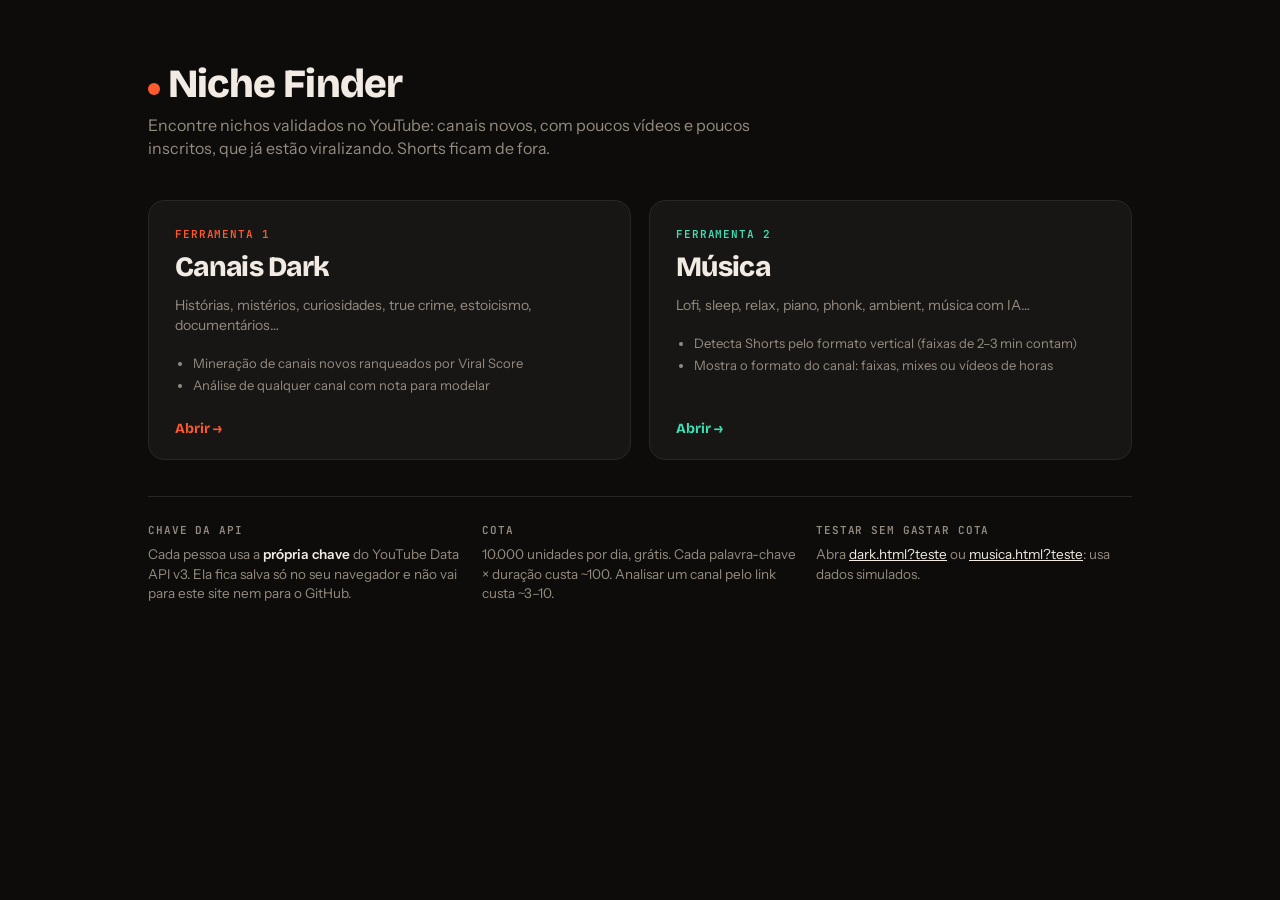
<file: index.html>
<!doctype html>
<html lang="pt-BR">
<head>
<meta charset="utf-8">
<meta name="viewport" content="width=device-width,initial-scale=1">
<title>Niche Finder</title>
<link rel="preconnect" href="https://fonts.googleapis.com">
<link rel="preconnect" href="https://fonts.gstatic.com" crossorigin>
<link href="https://fonts.googleapis.com/css2?family=Bricolage+Grotesque:opsz,wght@12..96,500;12..96,700;12..96,800&family=Instrument+Sans:wght@400;500;600&family=JetBrains+Mono:wght@400;600&display=swap" rel="stylesheet">
<link rel="stylesheet" href="shared/estilo.css">
<style>
  body{display:block}
  .home{max-width:1040px;margin:0 auto;padding:64px 28px 56px}
  .home .brand h1{font-size:40px}
  .home .brand .dot{width:12px;height:12px}
  .lead{color:var(--muted);font-size:16px;max-width:620px;margin:10px 0 40px}
  .tools-grid{display:grid;grid-template-columns:repeat(auto-fit,minmax(300px,1fr));gap:18px}
  .tool{--a:#ff5a2e;display:flex;flex-direction:column;gap:12px;background:var(--card);border:1px solid var(--line);border-radius:16px;padding:26px 26px 22px;text-decoration:none;transition:border-color .15s,transform .15s}
  .tool:hover{border-color:var(--a);transform:translateY(-2px)}
  .tool.music{--a:#3fe0b5}
  .tool .k{font:600 11px var(--f-mono);letter-spacing:.08em;text-transform:uppercase;color:var(--a)}
  .tool h2{font:800 28px/1.05 var(--f-head);letter-spacing:-.025em;margin:0}
  .tool p{color:var(--muted);margin:0;font-size:14px}
  .tool ul{margin:4px 0 0;padding-left:18px;color:var(--muted);font-size:13px}
  .tool ul li{margin:3px 0}
  .tool .go{margin-top:auto;padding-top:10px;font:700 14px var(--f-head);color:var(--a)}
  .notes{display:grid;grid-template-columns:repeat(auto-fit,minmax(260px,1fr));gap:18px;margin-top:36px;border-top:1px solid var(--line);padding-top:26px}
  .notes h3{font:600 11px var(--f-mono);letter-spacing:.08em;text-transform:uppercase;color:var(--muted);margin:0 0 8px}
  .notes p{margin:0;font-size:13.5px;color:var(--muted)}
  .notes p b{color:var(--ink);font-weight:600}
  .notes a{color:var(--ink)}
</style>
</head>
<body>
<main class="home">
  <div class="brand"><span class="dot"></span><h1>Niche Finder</h1></div>
  <p class="lead">Encontre nichos validados no YouTube: canais novos, com poucos vídeos e poucos inscritos, que já estão viralizando. Shorts ficam de fora.</p>

  <div class="tools-grid">
    <a class="tool" href="dark.html">
      <span class="k">Ferramenta 1</span>
      <h2>Canais Dark</h2>
      <p>Histórias, mistérios, curiosidades, true crime, estoicismo, documentários…</p>
      <ul><li>Mineração de canais novos ranqueados por Viral Score</li><li>Análise de qualquer canal com nota para modelar</li></ul>
      <span class="go">Abrir →</span>
    </a>
    <a class="tool music" href="musica.html">
      <span class="k">Ferramenta 2</span>
      <h2>Música</h2>
      <p>Lofi, sleep, relax, piano, phonk, ambient, música com IA…</p>
      <ul><li>Detecta Shorts pelo formato vertical (faixas de 2–3 min contam)</li><li>Mostra o formato do canal: faixas, mixes ou vídeos de horas</li></ul>
      <span class="go">Abrir →</span>
    </a>
  </div>

  <div class="notes">
    <div><h3>Chave da API</h3><p>Cada pessoa usa a <b>própria chave</b> do YouTube Data API v3. Ela fica salva só no seu navegador e não vai para este site nem para o GitHub.</p></div>
    <div><h3>Cota</h3><p>10.000 unidades por dia, grátis. Cada palavra-chave × duração custa ~100. Analisar um canal pelo link custa ~3–10.</p></div>
    <div><h3>Testar sem gastar cota</h3><p>Abra <a href="dark.html?teste">dark.html?teste</a> ou <a href="musica.html?teste">musica.html?teste</a>: usa dados simulados.</p></div>
  </div>
</main>
</body>
</html>
</file>
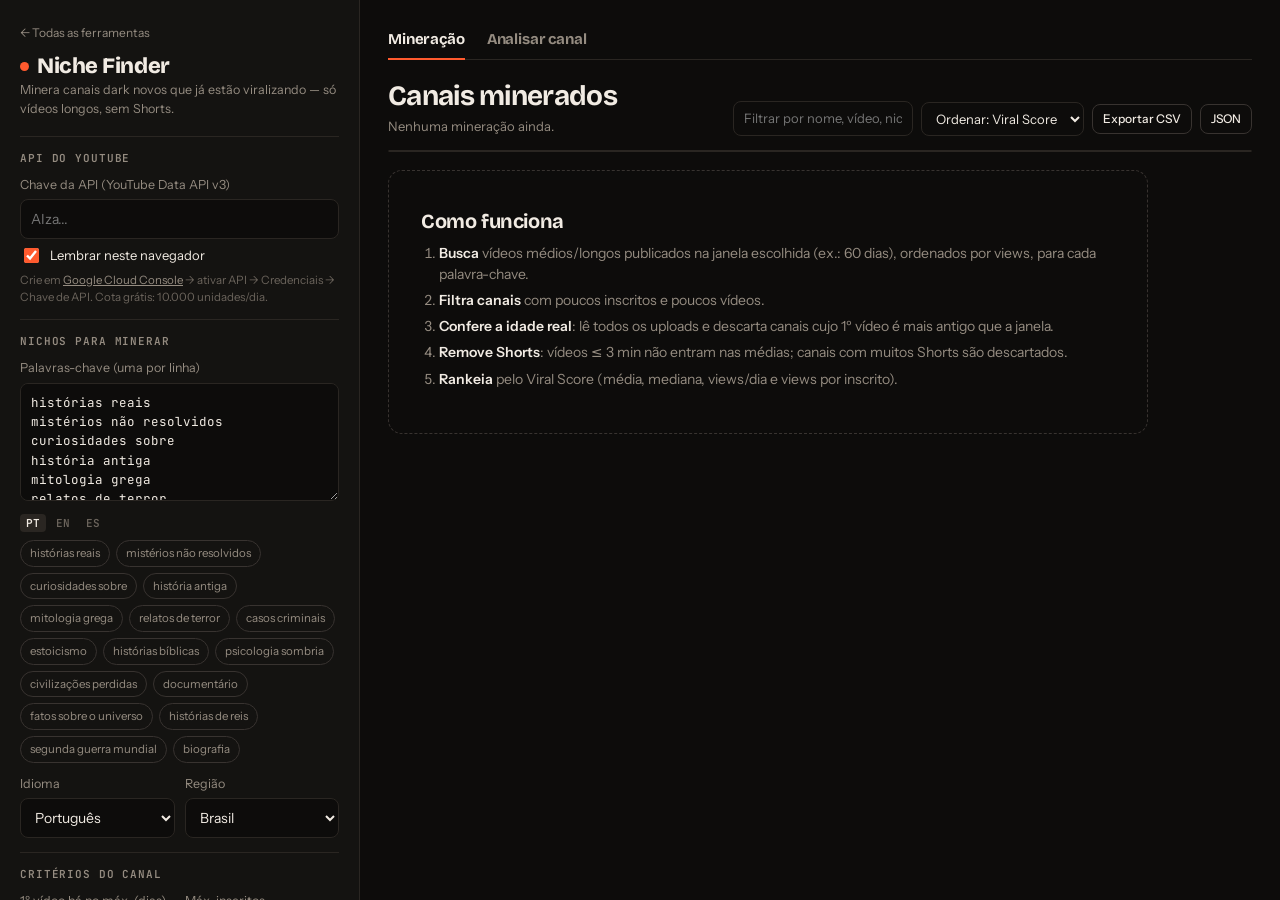
<file: dark.html>
<!doctype html>
<html lang="pt-BR">
<head>
<meta charset="utf-8">
<meta name="viewport" content="width=device-width,initial-scale=1">
<title>Niche Finder · Canais Dark</title>
<link rel="preconnect" href="https://fonts.googleapis.com">
<link rel="preconnect" href="https://fonts.gstatic.com" crossorigin>
<link href="https://fonts.googleapis.com/css2?family=Bricolage+Grotesque:opsz,wght@12..96,500;12..96,700;12..96,800&family=Instrument+Sans:wght@400;500;600&family=JetBrains+Mono:wght@400;600&display=swap" rel="stylesheet">
<link rel="stylesheet" href="shared/estilo.css">
</head>
<body class="modo-dark">


<aside class="side">
  <a class="home-link" href="index.html">← Todas as ferramentas</a>
  <div class="brand"><span class="dot"></span><h1>Niche Finder</h1></div>
  <p class="tag">Minera canais dark novos que já estão viralizando — só vídeos longos, sem Shorts.</p>

  <div class="grp">
    <h3>API do YouTube</h3>
    <div class="field">
      <label class="f" for="key">Chave da API (YouTube Data API v3)</label>
      <input class="in" id="key" type="password" placeholder="AIza..." autocomplete="off">
      <label class="chk"><input type="checkbox" id="rememberKey" checked> Lembrar neste navegador</label>
      <div class="hint">Crie em <a href="https://console.cloud.google.com/apis/library/youtube.googleapis.com" target="_blank" rel="noopener">Google Cloud Console</a> → ativar API → Credenciais → Chave de API. Cota grátis: 10.000 unidades/dia.</div>
    </div>
  </div>

  <div class="grp">
    <h3>Nichos para minerar</h3>
    <label class="f" for="kws">Palavras-chave (uma por linha)</label>
    <textarea class="in" id="kws" spellcheck="false"></textarea>
    <div class="lang-tabs" id="presetTabs">
      <button data-p="pt" class="on">PT</button><button data-p="en">EN</button><button data-p="es">ES</button>
    </div>
    <div class="chips" id="chips"></div>
    <div class="row" style="margin-top:12px">
      <div><label class="f" for="lang">Idioma</label>
        <select class="in" id="lang"><option value="">Qualquer</option><option value="pt" selected>Português</option><option value="en">Inglês</option><option value="es">Espanhol</option><option value="fr">Francês</option><option value="de">Alemão</option><option value="it">Italiano</option></select></div>
      <div><label class="f" for="region">Região</label>
        <select class="in" id="region"><option value="">Qualquer</option><option value="BR" selected>Brasil</option><option value="PT">Portugal</option><option value="US">EUA</option><option value="GB">Reino Unido</option><option value="MX">México</option><option value="ES">Espanha</option><option value="AR">Argentina</option><option value="IN">Índia</option></select></div>
    </div>
  </div>

  <div class="grp">
    <h3>Critérios do canal</h3>
    <div class="row">
      <div><label class="f" for="maxAge">1º vídeo há no máx. (dias)</label><input class="in" id="maxAge" type="number" min="7" max="365" value="60"></div>
      <div><label class="f" for="maxSubs">Máx. inscritos</label><input class="in" id="maxSubs" type="number" min="0" step="1000" value="50000"></div>
    </div>
    <div class="row">
      <div><label class="f" for="minVids">Mín. vídeos longos</label><input class="in" id="minVids" type="number" min="1" max="50" value="2"></div>
      <div><label class="f" for="maxVids">Máx. vídeos no canal</label><input class="in" id="maxVids" type="number" min="1" max="50" value="30"></div>
    </div>
    <div class="row">
      <div><label class="f" for="minAvg">Mín. média de views</label><input class="in" id="minAvg" type="number" min="0" step="1000" value="10000"></div>
      <div><label class="f" for="maxShorts">Máx. % de Shorts</label><input class="in" id="maxShorts" type="number" min="0" max="100" value="10"></div>
    </div>
    <div class="hint" style="margin:-2px 0 10px">Shorts (≤ 3 min) são ignorados nas buscas e nas médias. Canais com mais Shorts que o limite são descartados.</div>
  </div>

  <div class="grp">
    <h3>Busca</h3>
    <label class="f">Duração dos vídeos buscados</label>
    <label class="chk"><input type="checkbox" id="durMedium" checked> Médios (4–20 min)</label>
    <label class="chk"><input type="checkbox" id="durLong" checked> Longos (+20 min)</label>
    <div class="row" style="margin-top:10px">
      <div><label class="f" for="pages">Páginas por busca</label>
        <select class="in" id="pages"><option value="1" selected>1 (50 vídeos)</option><option value="2">2 (100 vídeos)</option><option value="3">3 (150 vídeos)</option></select></div>
      <div><label class="f" for="order">Ordenar busca por</label>
        <select class="in" id="order"><option value="viewCount" selected>Mais vistos</option><option value="relevance">Relevância</option><option value="date">Mais recentes</option></select></div>
    </div>
    <label class="chk"><input type="checkbox" id="hideSeen"> Esconder canais já minerados antes</label>
    <div class="quota"><span>Custo estimado</span><span><b id="qEst">0</b> / 10.000 un.</span></div>
    <button class="btn primary" id="go">Minerar canais</button>
    <div class="quota" style="margin-top:10px"><span>Cota usada nesta sessão</span><span><b id="qUsed">0</b> un.</span></div>
  </div>
</aside>

<main>
  <nav class="tabs"><button type="button" data-tab="mine" class="on">Mineração</button><button type="button" data-tab="an">Analisar canal</button></nav>
<div id="view-mine">
  <div class="top">
    <div>
      <h2 id="title">Canais minerados</h2>
      <div class="sub" id="subtitle">Nenhuma mineração ainda.</div>
    </div>
    <div class="tools" id="tools" hidden>
      <input class="in" id="q" placeholder="Filtrar por nome, vídeo, nicho…">
      <select class="in" id="sort">
        <option value="score">Ordenar: Viral Score</option>
        <option value="avg">Média de views</option>
        <option value="vpd">Views por dia</option>
        <option value="vps">Views por inscrito</option>
        <option value="age">Mais novo</option>
        <option value="subs">Menos inscritos</option>
      </select>
      <button class="btn sm ghost" id="csv">Exportar CSV</button>
      <button class="btn sm ghost" id="json">JSON</button>
    </div>
  </div>

  <section class="run" id="run">
    <div class="run-head"><span class="run-step" id="step">Preparando…</span><button class="btn sm ghost" id="stop">Parar</button></div>
    <div class="bar"><i id="prog"></i></div>
    <div class="log" id="log"></div>
  </section>

  <div class="funnel" id="funnel" hidden></div>
  <div class="grid" id="grid"></div>

  <div class="empty" id="empty">
    <h3>Como funciona</h3>
    <ol>
      <li><b>Busca</b> vídeos médios/longos publicados na janela escolhida (ex.: 60 dias), ordenados por views, para cada palavra-chave.</li>
      <li><b>Filtra canais</b> com poucos inscritos e poucos vídeos.</li>
      <li><b>Confere a idade real</b>: lê todos os uploads e descarta canais cujo 1º vídeo é mais antigo que a janela.</li>
      <li><b>Remove Shorts</b>: vídeos ≤ 3 min não entram nas médias; canais com muitos Shorts são descartados.</li>
      <li><b>Rankeia</b> pelo Viral Score (média, mediana, views/dia e views por inscrito).</li>
    </ol>
  </div>
</div>
<section id="view-an" hidden></section>
</main>


<!-- Ordem importa: modo → (teste) → utilidades → mineração → análise → inicialização -->
<script src="modos/dark.js"></script>
<script src="testes/mock-api.js"></script>
<script src="shared/util.js"></script>
<script src="shared/mineracao.js"></script>
<script src="shared/analise.js"></script>
<script src="shared/app.js"></script>
</body>
</html>
</file>
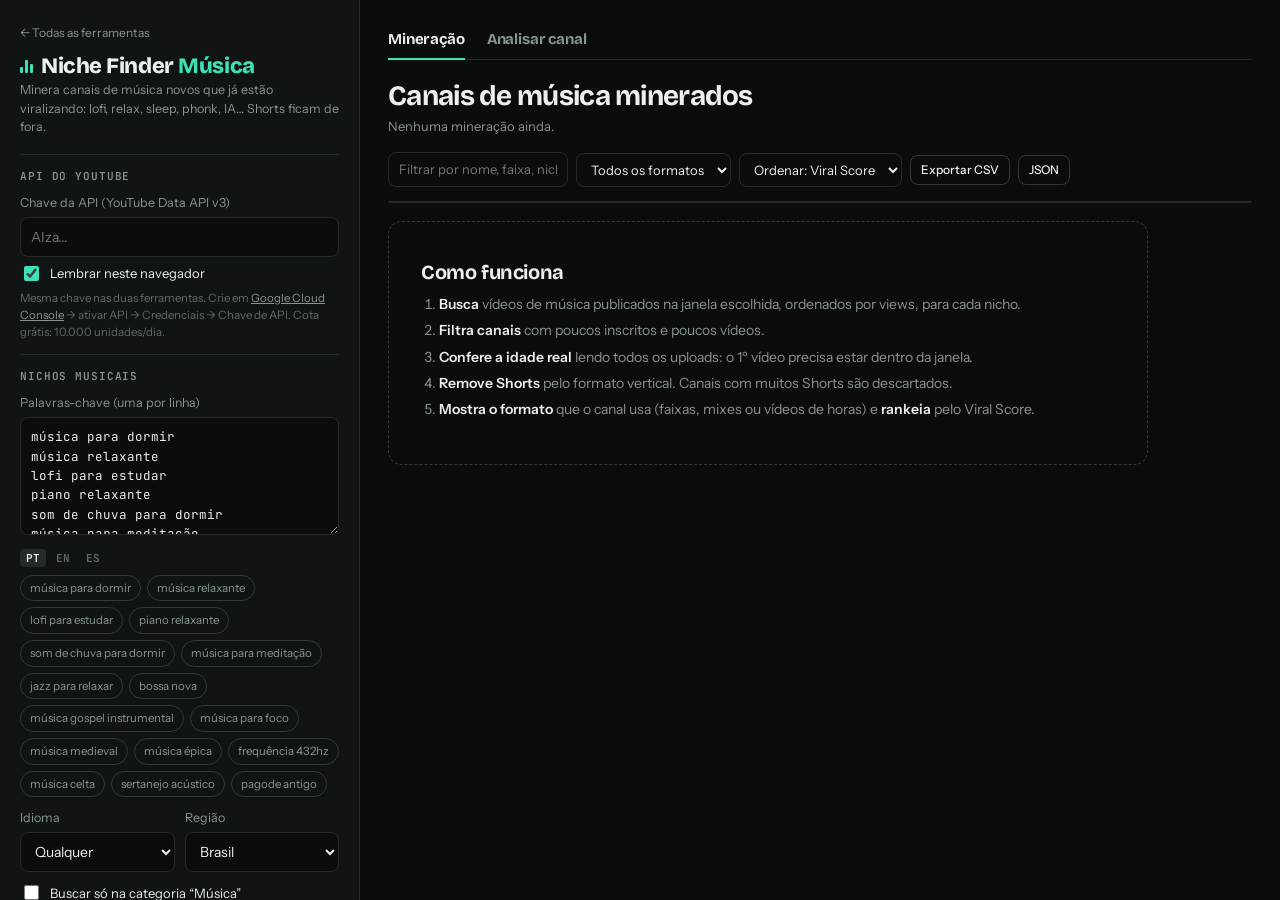
<file: musica.html>
<!doctype html>
<html lang="pt-BR">
<head>
<meta charset="utf-8">
<meta name="viewport" content="width=device-width,initial-scale=1">
<title>Niche Finder · Música</title>
<link rel="preconnect" href="https://fonts.googleapis.com">
<link rel="preconnect" href="https://fonts.gstatic.com" crossorigin>
<link href="https://fonts.googleapis.com/css2?family=Bricolage+Grotesque:opsz,wght@12..96,500;12..96,700;12..96,800&family=Instrument+Sans:wght@400;500;600&family=JetBrains+Mono:wght@400;600&display=swap" rel="stylesheet">
<link rel="stylesheet" href="shared/estilo.css">
</head>
<body class="modo-musica">


<aside class="side">
  <a class="home-link" href="index.html">← Todas as ferramentas</a>
  <div class="brand"><span class="eq"><i style="height:6px"></i><i style="height:13px"></i><i style="height:9px"></i></span><h1>Niche Finder <span>Música</span></h1></div>
  <p class="tag">Minera canais de música novos que já estão viralizando: lofi, relax, sleep, phonk, IA… Shorts ficam de fora.</p>

  <div class="grp">
    <h3>API do YouTube</h3>
    <div class="field">
      <label class="f" for="key">Chave da API (YouTube Data API v3)</label>
      <input class="in" id="key" type="password" placeholder="AIza..." autocomplete="off">
      <label class="chk"><input type="checkbox" id="rememberKey" checked> Lembrar neste navegador</label>
      <div class="hint">Mesma chave nas duas ferramentas. Crie em <a href="https://console.cloud.google.com/apis/library/youtube.googleapis.com" target="_blank" rel="noopener">Google Cloud Console</a> → ativar API → Credenciais → Chave de API. Cota grátis: 10.000 unidades/dia.</div>
    </div>
  </div>

  <div class="grp">
    <h3>Nichos musicais</h3>
    <label class="f" for="kws">Palavras-chave (uma por linha)</label>
    <textarea class="in" id="kws" spellcheck="false"></textarea>
    <div class="lang-tabs" id="presetTabs">
      <button data-p="pt" class="on">PT</button><button data-p="en">EN</button><button data-p="es">ES</button>
    </div>
    <div class="chips" id="chips"></div>
    <div class="row" style="margin-top:12px">
      <div><label class="f" for="lang">Idioma</label>
        <select class="in" id="lang"><option value="" selected>Qualquer</option><option value="pt">Português</option><option value="en">Inglês</option><option value="es">Espanhol</option><option value="fr">Francês</option><option value="de">Alemão</option><option value="ja">Japonês</option></select></div>
      <div><label class="f" for="region">Região</label>
        <select class="in" id="region"><option value="">Qualquer</option><option value="BR" selected>Brasil</option><option value="PT">Portugal</option><option value="US">EUA</option><option value="GB">Reino Unido</option><option value="MX">México</option><option value="ES">Espanha</option><option value="JP">Japão</option><option value="DE">Alemanha</option></select></div>
    </div>
    <label class="chk"><input type="checkbox" id="catMusic"> Buscar só na categoria “Música”</label>
    <div class="hint" style="margin-top:0">Deixe desmarcado: muitos canais de relax/sleep/ambiente se cadastram em outras categorias.</div>
  </div>

  <div class="grp">
    <h3>Critérios do canal</h3>
    <div class="row">
      <div><label class="f" for="maxAge">1º vídeo há no máx. (dias)</label><input class="in" id="maxAge" type="number" min="7" max="365" value="60"></div>
      <div><label class="f" for="maxSubs">Máx. inscritos</label><input class="in" id="maxSubs" type="number" min="0" step="1000" value="50000"></div>
    </div>
    <div class="row">
      <div><label class="f" for="minVids">Mín. vídeos (sem Shorts)</label><input class="in" id="minVids" type="number" min="1" max="100" value="3"></div>
      <div><label class="f" for="maxVids">Máx. vídeos no canal</label><input class="in" id="maxVids" type="number" min="1" max="100" value="60"></div>
    </div>
    <div class="row">
      <div><label class="f" for="minAvg">Mín. média de views</label><input class="in" id="minAvg" type="number" min="0" step="1000" value="5000"></div>
      <div><label class="f" for="maxShorts">Máx. % de Shorts</label><input class="in" id="maxShorts" type="number" min="0" max="100" value="10"></div>
    </div>
    <div class="hint" style="margin:-2px 0 10px">Shorts são detectados pelo formato vertical do vídeo, então faixas normais de 2–3 min <b>não</b> são confundidas com Shorts.</div>
  </div>

  <div class="grp">
    <h3>Busca</h3>
    <label class="f">Formato dos vídeos buscados</label>
    <label class="chk"><input type="checkbox" id="durShort"> Faixas curtas (até 4 min)</label>
    <label class="chk"><input type="checkbox" id="durMedium" checked> Faixas / mixes (4–20 min)</label>
    <label class="chk"><input type="checkbox" id="durLong" checked> Mixes longos / horas (+20 min)</label>
    <div class="row" style="margin-top:10px">
      <div><label class="f" for="pages">Páginas por busca</label>
        <select class="in" id="pages"><option value="1" selected>1 (50 vídeos)</option><option value="2">2 (100 vídeos)</option><option value="3">3 (150 vídeos)</option></select></div>
      <div><label class="f" for="order">Ordenar busca por</label>
        <select class="in" id="order"><option value="viewCount" selected>Mais vistos</option><option value="relevance">Relevância</option><option value="date">Mais recentes</option></select></div>
    </div>
    <label class="chk"><input type="checkbox" id="hideSeen"> Esconder canais já minerados antes</label>
    <div class="quota"><span>Custo estimado</span><span><b id="qEst">0</b> / 10.000 un.</span></div>
    <button class="btn primary" id="go">Minerar canais de música</button>
    <div class="quota" style="margin-top:10px"><span>Cota usada nesta sessão</span><span><b id="qUsed">0</b> un.</span></div>
  </div>
</aside>

<main>
  <nav class="tabs"><button type="button" data-tab="mine" class="on">Mineração</button><button type="button" data-tab="an">Analisar canal</button></nav>
<div id="view-mine">
  <div class="top">
    <div>
      <h2 id="title">Canais de música minerados</h2>
      <div class="sub" id="subtitle">Nenhuma mineração ainda.</div>
    </div>
    <div class="tools" id="tools" hidden>
      <input class="in" id="q" placeholder="Filtrar por nome, faixa, nicho…">
      <select class="in" id="fmtFilter">
        <option value="">Todos os formatos</option>
        <option value="track">Faixas</option>
        <option value="mix">Mixes</option>
        <option value="long">Horas (1h+)</option>
      </select>
      <select class="in" id="sort">
        <option value="score">Ordenar: Viral Score</option>
        <option value="avg">Média de views</option>
        <option value="vpd">Views por dia</option>
        <option value="vps">Views por inscrito</option>
        <option value="like">Taxa de like</option>
        <option value="age">Mais novo</option>
        <option value="subs">Menos inscritos</option>
      </select>
      <button class="btn sm ghost" id="csv">Exportar CSV</button>
      <button class="btn sm ghost" id="json">JSON</button>
    </div>
  </div>

  <section class="run" id="run">
    <div class="run-head"><span class="run-step" id="step">Preparando…</span><button class="btn sm ghost" id="stop">Parar</button></div>
    <div class="bar"><i id="prog"></i></div>
    <div class="log" id="log"></div>
  </section>

  <div class="funnel" id="funnel" hidden></div>
  <div class="grid" id="grid"></div>

  <div class="empty" id="empty">
    <h3>Como funciona</h3>
    <ol>
      <li><b>Busca</b> vídeos de música publicados na janela escolhida, ordenados por views, para cada nicho.</li>
      <li><b>Filtra canais</b> com poucos inscritos e poucos vídeos.</li>
      <li><b>Confere a idade real</b> lendo todos os uploads: o 1º vídeo precisa estar dentro da janela.</li>
      <li><b>Remove Shorts</b> pelo formato vertical. Canais com muitos Shorts são descartados.</li>
      <li><b>Mostra o formato</b> que o canal usa (faixas, mixes ou vídeos de horas) e <b>rankeia</b> pelo Viral Score.</li>
    </ol>
  </div>
</div>
<section id="view-an" hidden></section>
</main>


<!-- Ordem importa: modo → (teste) → utilidades → mineração → análise → inicialização -->
<script src="modos/musica.js"></script>
<script src="testes/mock-api.js"></script>
<script src="shared/util.js"></script>
<script src="shared/mineracao.js"></script>
<script src="shared/analise.js"></script>
<script src="shared/app.js"></script>
</body>
</html>
</file>
<file: shared/estilo.css>
/* Niche Finder — visual compartilhado por todas as ferramentas */
:root{
  /* Tema padrão (Canais Dark). Cada modo pode sobrescrever as cores em body.modo-XXX */
  --bg:#0d0c0b; --panel:#141311; --card:#181614; --card2:#1f1c19;
  --line:#2a2622; --line2:#383330;
  --ink:#f1ebe3; --muted:#958c81; --dim:#6a635b;
  --acc:#ff5a2e; --acc-ink:#1a0b05; --acc-soft:rgba(255,90,46,.13); --kw-ink:#ffb39e; --ok-line:rgba(143,214,148,.4);
  --ok:#8fd694; --warn:#e8c35a;
  --f1:#3fe0b5; --f2:#e8c35a; --f3:#8aa4ff;
  --r:10px;
  --f-head:"Bricolage Grotesque",ui-sans-serif,sans-serif;
  --f-body:"Instrument Sans",ui-sans-serif,system-ui,sans-serif;
  --f-mono:"JetBrains Mono",ui-monospace,Consolas,monospace;
}
body.modo-musica{
  --bg:#0b0d0d; --panel:#111414; --card:#151918; --card2:#1b201f;
  --line:#242b2a; --line2:#323b39;
  --ink:#e9f0ee; --muted:#88958f; --dim:#5f6b67;
  --acc:#3fe0b5; --acc-ink:#04140f; --acc-soft:rgba(63,224,181,.12); --kw-ink:#9cf0d7; --ok-line:rgba(63,224,181,.4);
  --ok:#3fe0b5;
}
*{box-sizing:border-box}
html,body{margin:0;height:100%}
body{background:var(--bg);color:var(--ink);font:14px/1.45 var(--f-body);display:grid;grid-template-columns:360px 1fr;min-height:100vh}
a{color:inherit}
button,input,select,textarea{font:inherit;color:inherit}
:focus-visible{outline:2px solid var(--acc);outline-offset:2px}

/* ---------- Sidebar ---------- */
.side{position:sticky;top:0;height:100vh;overflow:auto;background:var(--panel);border-right:1px solid var(--line);padding:22px 20px 28px}
.brand{display:flex;align-items:baseline;gap:8px;margin-bottom:4px}
.brand h1{font:800 22px/1 var(--f-head);letter-spacing:-.02em;margin:0}
.brand h1 span{color:var(--acc)}
.eq{display:inline-flex;gap:2px;align-items:flex-end;height:14px}
.eq i{width:3px;background:var(--acc);border-radius:1px}
.brand .dot{width:9px;height:9px;border-radius:50%;background:var(--acc);display:inline-block;transform:translateY(-2px)}
.tag{color:var(--muted);font-size:12.5px;margin:0 0 18px}
.grp{border-top:1px solid var(--line);padding:16px 0 4px}
.grp h3{font:600 11px/1 var(--f-mono);letter-spacing:.08em;text-transform:uppercase;color:var(--muted);margin:0 0 12px}
label.f{display:block;font-size:12.5px;color:var(--muted);margin:0 0 5px}
.in{width:100%;background:var(--bg);border:1px solid var(--line);border-radius:8px;padding:9px 10px;outline:none;transition:border-color .15s}
.in:focus{border-color:var(--acc)}
textarea.in{min-height:118px;resize:vertical;font-family:var(--f-mono);font-size:12.5px;line-height:1.55}
.row{display:grid;grid-template-columns:1fr 1fr;gap:10px;margin-bottom:10px}
.field{margin-bottom:10px}
.hint{font-size:11.5px;color:var(--dim);margin-top:5px}
.hint a{color:var(--muted)}
.chk{display:flex;align-items:center;gap:8px;font-size:13px;margin:6px 0;cursor:pointer;user-select:none}
.chk input{accent-color:var(--acc);width:15px;height:15px}
.chips{display:flex;flex-wrap:wrap;gap:6px;margin:8px 0 2px}
.chip{border:1px solid var(--line2);background:transparent;border-radius:99px;padding:4px 9px;font-size:11.5px;color:var(--muted);cursor:pointer}
.chip:hover{color:var(--ink);border-color:var(--muted)}
.lang-tabs{display:flex;gap:4px;margin-top:8px}
.lang-tabs button{background:none;border:0;padding:2px 6px;font:600 11px var(--f-mono);color:var(--dim);cursor:pointer;border-radius:4px}
.lang-tabs button.on{color:var(--ink);background:var(--line)}
.quota{display:flex;justify-content:space-between;font:12px var(--f-mono);color:var(--muted);margin:14px 0 10px}
.quota b{color:var(--ink);font-weight:600}
.btn{display:inline-flex;align-items:center;justify-content:center;gap:8px;border-radius:8px;border:1px solid var(--line2);background:var(--card2);padding:9px 13px;cursor:pointer;font-weight:600;font-size:13px;min-height:38px;text-decoration:none}
.btn:hover{border-color:var(--muted)}
.btn.primary{width:100%;background:var(--acc);border-color:var(--acc);color:var(--acc-ink);font-size:14.5px;min-height:46px;font-family:var(--f-head);font-weight:700;letter-spacing:-.01em}
.btn.primary:hover{filter:brightness(1.07)}
.btn.primary[disabled]{opacity:.55;cursor:progress}
.btn.ghost{background:transparent}
.btn.sm{min-height:30px;padding:5px 10px;font-size:12px;font-weight:500}

/* ---------- Main ---------- */
main{min-width:0;padding:24px 28px 60px}
.top{display:flex;align-items:flex-end;justify-content:space-between;gap:16px;flex-wrap:wrap;margin-bottom:14px}
.top h2{font:700 28px/1.05 var(--f-head);letter-spacing:-.025em;margin:0}
.top .sub{color:var(--muted);font-size:13px;margin-top:6px}
.tools{display:flex;gap:8px;flex-wrap:wrap;align-items:center}
.tools .in{width:auto;padding:7px 10px;font-size:13px}
.tools input.in{width:180px}

.run{background:var(--panel);border:1px solid var(--line);border-radius:var(--r);padding:14px 16px;margin-bottom:18px;display:none}
.run.show{display:block}
.run-head{display:flex;justify-content:space-between;align-items:center;gap:12px;margin-bottom:10px}
.run-step{font-weight:600}
.bar{height:4px;background:var(--line);border-radius:4px;overflow:hidden}
.bar i{display:block;height:100%;width:0;background:var(--acc);transition:width .25s}
.log{font:12px/1.6 var(--f-mono);color:var(--muted);max-height:120px;overflow:auto;margin-top:10px;white-space:pre-wrap}
.log .err{color:#ff8a70}

.funnel{display:flex;gap:0;flex-wrap:wrap;font:12px var(--f-mono);color:var(--muted);margin:0 0 18px;border:1px solid var(--line);border-radius:var(--r);overflow:hidden}
.funnel div{padding:9px 14px;border-right:1px solid var(--line);flex:1 1 auto}
.funnel div:last-child{border-right:0}
.funnel b{display:block;color:var(--ink);font-size:16px;font-weight:600}
.funnel .pass b{color:var(--acc)}

.grid{display:grid;grid-template-columns:repeat(auto-fill,minmax(350px,1fr));gap:16px}

/* ---------- Card ---------- */
.card{background:var(--card);border:1px solid var(--line);border-radius:14px;overflow:hidden;display:flex;flex-direction:column;transition:border-color .15s,transform .15s}
.card:hover{border-color:var(--line2)}
.c-head{display:grid;grid-template-columns:auto 46px 1fr auto;gap:12px;align-items:center;padding:16px 16px 12px}
.rank{font:800 30px/1 var(--f-head);letter-spacing:-.04em;color:var(--dim);min-width:38px}
.card.top3 .rank{color:var(--acc)}
.ava{width:46px;height:46px;border-radius:50%;background:var(--line);object-fit:cover}
.c-name{min-width:0}
.c-name a{font:700 15.5px/1.2 var(--f-head);text-decoration:none;display:block;white-space:nowrap;overflow:hidden;text-overflow:ellipsis}
.c-name a:hover{text-decoration:underline}
.c-meta{font-size:12px;color:var(--muted);margin-top:3px;display:flex;gap:6px;flex-wrap:wrap;align-items:center}
.new{font:600 10px var(--f-mono);letter-spacing:.06em;color:var(--ok);border:1px solid var(--ok-line);border-radius:4px;padding:1px 5px}
.fmt-tag{font:600 10px var(--f-mono);letter-spacing:.05em;text-transform:uppercase;color:var(--ink);background:var(--line);border-radius:4px;padding:1px 6px}
.score{text-align:right}
.score b{font:800 26px/1 var(--f-head);letter-spacing:-.03em;display:block}
.score span{font:600 10px var(--f-mono);letter-spacing:.06em;text-transform:uppercase;color:var(--muted)}
.score.t4 b{color:var(--acc)}
.sbar{height:3px;background:var(--line);margin:0 16px}
.sbar i{display:block;height:100%;background:var(--acc)}

.stats{display:grid;grid-template-columns:repeat(3,1fr);gap:1px;background:var(--line);border-bottom:1px solid var(--line);margin-top:12px;border-top:1px solid var(--line)}
.stats div{background:var(--card);padding:10px 14px}
.stats b{display:block;font:600 15px/1.2 var(--f-mono);letter-spacing:-.02em}
.stats span{font-size:11px;color:var(--muted)}
.stats .hl b{color:var(--acc)}

.mix{padding:12px 16px 0}
.spark{padding:12px 16px 4px}
.spark-l{display:flex;justify-content:space-between;font-size:11px;color:var(--muted);margin-bottom:6px}
.spark svg{display:block;width:100%;height:46px}
.spark rect{fill:var(--line2)}
.spark rect.hit{fill:var(--acc)}

.topvid{display:grid;grid-template-columns:132px 1fr;gap:12px;padding:12px 16px;text-decoration:none;align-items:start}
.topvid:hover .tv-t{text-decoration:underline}
.thumb{position:relative;aspect-ratio:16/9;border-radius:7px;overflow:hidden;background:var(--line)}
.thumb img{width:100%;height:100%;object-fit:cover;display:block}
.thumb em{position:absolute;right:4px;bottom:4px;background:rgba(0,0,0,.8);font:600 10.5px var(--f-mono);font-style:normal;padding:1px 4px;border-radius:3px}
.tv-k{font:600 10px var(--f-mono);letter-spacing:.07em;text-transform:uppercase;color:var(--muted)}
.tv-t{font-weight:600;font-size:13px;line-height:1.3;margin:3px 0 4px;display:-webkit-box;-webkit-line-clamp:2;-webkit-box-orient:vertical;overflow:hidden}
.tv-s{font:12px var(--f-mono);color:var(--muted)}
.others{padding:0 16px 10px;margin:0;list-style:none}
.others li{display:flex;justify-content:space-between;gap:10px;font-size:12px;color:var(--muted);padding:5px 0;border-top:1px dashed var(--line)}
.others li a{text-decoration:none;white-space:nowrap;overflow:hidden;text-overflow:ellipsis;color:var(--ink);opacity:.85}
.others li a:hover{text-decoration:underline}
.others li span{font-family:var(--f-mono);flex:none}
.c-foot{margin-top:auto;display:flex;justify-content:space-between;align-items:center;gap:8px;padding:10px 16px 14px;border-top:1px solid var(--line)}
.kws{display:flex;gap:5px;flex-wrap:wrap;min-width:0}
.kw{font-size:11px;background:var(--acc-soft);color:var(--kw-ink);border-radius:4px;padding:2px 6px;white-space:nowrap}
.acts{display:flex;gap:6px;flex:none}

.empty{border:1px dashed var(--line2);border-radius:14px;padding:38px 32px;max-width:760px}
.empty h3{font:700 20px var(--f-head);margin:0 0 10px;letter-spacing:-.02em}
.empty ol{margin:0;padding-left:18px;color:var(--muted)}
.empty ol li{margin:6px 0}
.empty ol b{color:var(--ink);font-weight:600}

@media (max-width:900px){
  body{grid-template-columns:1fr}
  .side{position:static;height:auto}
  main{padding:20px 16px}
}
@media (prefers-reduced-motion:reduce){*{transition:none!important}}
/* ---------- Abas + Analisar canal ---------- */
.tabs{display:flex;gap:22px;margin:0 0 22px;border-bottom:1px solid var(--line)}
.tabs button{background:none;border:0;border-bottom:2px solid transparent;padding:6px 0 10px;margin-bottom:-1px;font:700 15px var(--f-head);letter-spacing:-.01em;color:var(--muted);cursor:pointer}
.tabs button:hover{color:var(--ink)}
.tabs button.on{color:var(--ink);border-color:var(--acc)}
.an-top h2{font:700 28px/1.05 var(--f-head);letter-spacing:-.025em;margin:0}
.an-top .sub{color:var(--muted);font-size:13px;margin:6px 0 14px;max-width:720px}
.an-form{display:flex;gap:10px;max-width:900px}
.an-form .in{flex:1;font-size:14.5px;padding:12px 14px}
.an-form .btn.primary{width:auto;padding:0 28px;flex:none}
.an-recent{display:flex;gap:6px;flex-wrap:wrap;align-items:center;margin:12px 0 0;max-width:1180px}
.an-recent-l{font-size:12px;color:var(--dim);margin-right:2px}
.an-recent button{display:flex;align-items:center;gap:6px;border:1px solid var(--line);background:var(--card);border-radius:99px;padding:3px 10px 3px 3px;font-size:12px;cursor:pointer;color:var(--muted);max-width:260px;white-space:nowrap;overflow:hidden;text-overflow:ellipsis}
.an-recent button:hover{color:var(--ink);border-color:var(--line2)}
.an-recent img{width:22px;height:22px;border-radius:50%;background:var(--line);flex:none}
.an-recent b{font-family:var(--f-mono);color:var(--ink);font-weight:600}
.an-status{font:13px var(--f-mono);color:var(--muted);margin:16px 0;min-height:1em}
.an-status.err{color:#ff8a70}
.pick{display:grid;gap:8px;max-width:760px}
.pick-i{display:grid;grid-template-columns:44px 1fr;gap:12px;align-items:center;text-align:left;background:var(--card);border:1px solid var(--line);border-radius:10px;padding:10px 12px;cursor:pointer}
.pick-i:hover{border-color:var(--acc)}
.pick-i img{width:44px;height:44px;border-radius:50%;background:var(--line)}
.pick-i b{display:block;font:700 14px var(--f-head)}
.pick-i small{color:var(--muted);font-size:12px}
.rep{display:grid;gap:16px;max-width:1180px}
.rep-head{display:grid;grid-template-columns:64px 1fr auto;gap:16px;align-items:center}
.rep-head img{width:64px;height:64px;border-radius:50%;background:var(--line);object-fit:cover}
.rep-head h3{font:800 26px/1.1 var(--f-head);margin:0;letter-spacing:-.02em;white-space:nowrap;overflow:hidden;text-overflow:ellipsis}
.rep-head h3 a{text-decoration:none}
.rep-head h3 a:hover{text-decoration:underline}
.rep-head .meta{color:var(--muted);font-size:12.5px;margin-top:4px;display:flex;gap:4px;flex-wrap:wrap;align-items:center}
.rep-main{display:grid;grid-template-columns:minmax(270px,340px) 1fr;gap:16px}
.panel{background:var(--card);border:1px solid var(--line);border-radius:14px;padding:18px}
.nota{display:flex;align-items:baseline;gap:6px;margin-top:8px}
.nota b{font:800 68px/.9 var(--f-head);letter-spacing:-.05em}
.nota span{font:600 18px var(--f-mono);color:var(--muted)}
.verdict-l{font:800 20px var(--f-head);letter-spacing:-.02em;margin:10px 0 2px}
.verdict-d{color:var(--muted);font-size:13px}
.v-good .nota b,.v-good .verdict-l{color:var(--acc)}
.v-mid .nota b,.v-mid .verdict-l{color:#e8c35a}
.v-bad .nota b,.v-bad .verdict-l{color:#ff8a70}
.comp{margin-top:18px;display:grid;gap:9px;border-top:1px solid var(--line);padding-top:14px}
.comp-r{display:grid;grid-template-columns:92px 1fr 22px;gap:10px;align-items:center;font-size:12.5px;color:var(--muted);cursor:help}
.comp-r .t{height:6px;background:var(--line);border-radius:3px;overflow:hidden}
.comp-r .t i{display:block;height:100%;background:var(--acc)}
.comp-r b{font:600 12px var(--f-mono);color:var(--ink);text-align:right}
.reasons h4,.h4{font:600 11px var(--f-mono);letter-spacing:.08em;text-transform:uppercase;color:var(--muted);margin:0 0 6px}
.reasons ul{list-style:none;margin:0 0 14px;padding:0}
.reasons ul:last-child{margin-bottom:0}
.reasons li{display:grid;grid-template-columns:16px 1fr;gap:8px;padding:7px 0;border-top:1px solid var(--line);font-size:13.5px;line-height:1.45}
.reasons li::before{content:attr(data-i);font:700 13px var(--f-mono)}
.reasons li.pro::before{color:var(--acc)}
.reasons li.con::before{color:#ff8a70}
.reasons li.info::before{color:var(--muted)}
.rep .stats{grid-template-columns:repeat(5,1fr);margin:0;border:1px solid var(--line);border-radius:14px;overflow:hidden}
.rep-chart svg{display:block;width:100%;height:90px}
.rep-chart rect{fill:var(--line2)}
.rep-chart rect.hit{fill:var(--acc)}
.rep-cols{display:grid;grid-template-columns:1.25fr 1fr;gap:16px}
.tops a{display:grid;grid-template-columns:128px 1fr;gap:12px;padding:10px 0;border-top:1px solid var(--line);text-decoration:none;align-items:start}
.tops a:first-of-type{border-top:0}
.tops a:hover .tv-t{text-decoration:underline}
.facts .fact{display:flex;justify-content:space-between;align-items:center;gap:14px;padding:9px 0;border-top:1px solid var(--line);font-size:13px}
.facts .fact>span{color:var(--muted)}
.facts .fact b{font:600 13px var(--f-mono);text-align:right}
.facts .fact b small{color:var(--muted);font-weight:400}
.facts .fact.col{flex-direction:column;align-items:flex-start}
.words{display:flex;flex-wrap:wrap;gap:6px}
.words span{background:var(--card2);border:1px solid var(--line);border-radius:6px;padding:3px 8px;font-size:12.5px;color:var(--ink)}
.words em{font-style:normal;color:var(--muted);font-family:var(--f-mono);font-size:11px;margin-left:5px}
.cost{font:11.5px var(--f-mono);color:var(--dim);margin-top:12px}
.mix-bar{display:flex;height:8px;border-radius:4px;overflow:hidden;background:var(--line)}
.mix-bar i{display:block;height:100%}
.mix-l{display:flex;gap:12px;flex-wrap:wrap;font-size:11px;color:var(--muted);margin-top:6px}
.mix-l span::before{content:"";display:inline-block;width:8px;height:8px;border-radius:2px;margin-right:5px;background:var(--c)}
@media (max-width:1150px){.rep-main,.rep-cols{grid-template-columns:1fr}.rep .stats{grid-template-columns:repeat(3,1fr)}}
@media (max-width:640px){.rep-head{grid-template-columns:48px 1fr}.rep-head .btn{grid-column:1/-1}.an-form{flex-direction:column}.an-form .btn.primary{min-height:44px}}

/* ---------- Navegação entre ferramentas + modo teste ---------- */
.home-link{display:inline-block;font-size:12px;color:var(--muted);text-decoration:none;margin-bottom:14px}
.home-link:hover{color:var(--ink)}
.test-banner{background:var(--warn);color:#1a1405;font:500 12.5px var(--f-body);padding:8px 14px;border-radius:8px;margin:0 0 16px}
</file>
